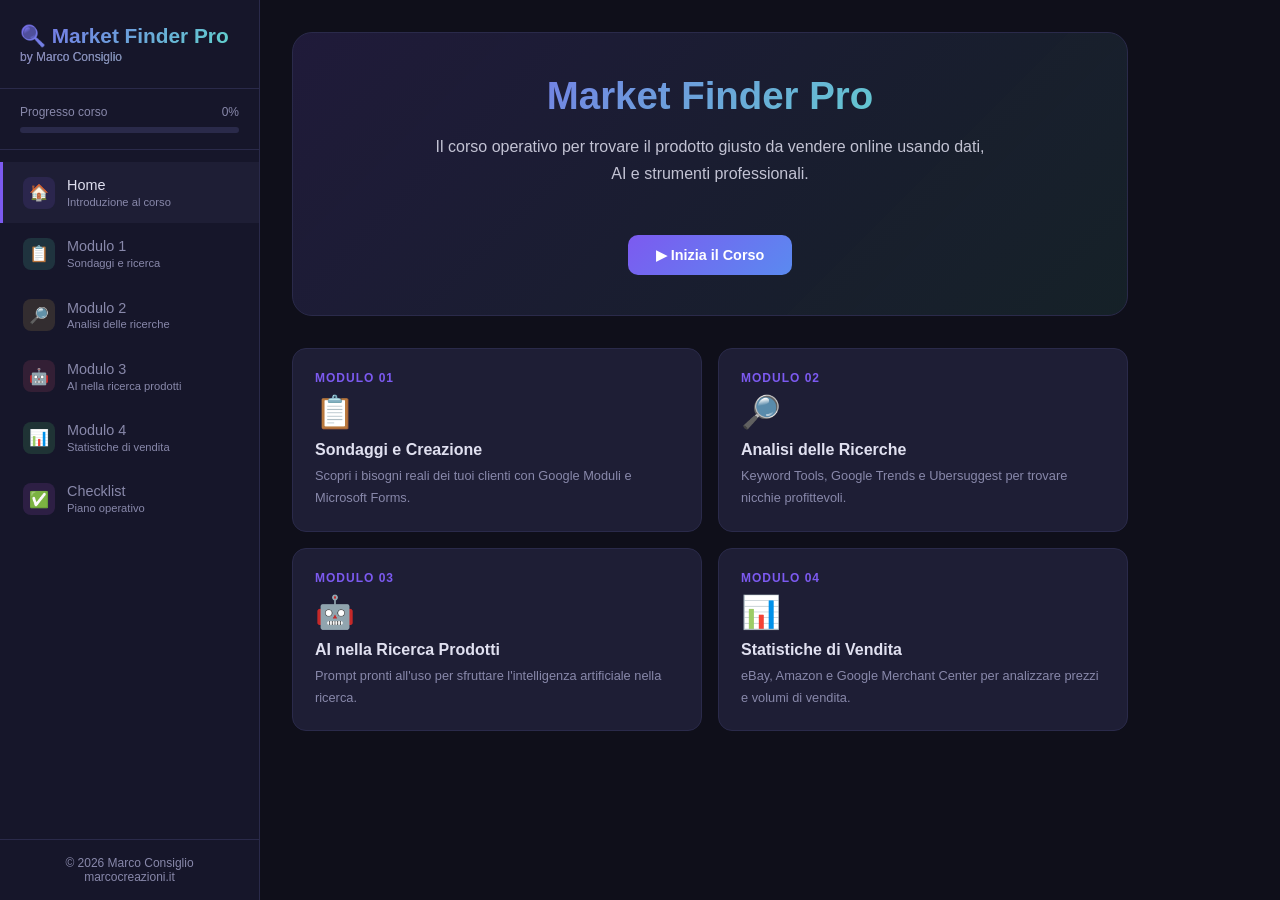
<file: market-finder-app/wwwroot/index.html>
<!DOCTYPE html>
<html lang="it">
<head>
  <meta charset="UTF-8">
  <meta name="viewport" content="width=device-width, initial-scale=1.0">
  <title>Market Finder Pro — Marco Consiglio</title>
  <link rel="stylesheet" href="assets/style.css">
</head>
<body>

<!-- ══════════════ SIDEBAR ══════════════ -->
<aside id="sidebar">
  <div class="logo">
    🔍 Market Finder Pro
    <span>by Marco Consiglio</span>
  </div>

  <div class="progress-wrap">
    <div class="progress-label">
      <span>Progresso corso</span>
      <span id="prog-label">0%</span>
    </div>
    <div class="progress-bar">
      <div class="progress-fill" id="prog-fill" style="width:0%"></div>
    </div>
  </div>

  <nav>
    <div class="nav-item active" data-nav="home" onclick="goTo('home')">
      <div class="nav-icon" style="background:#7c5af022">🏠</div>
      <div class="nav-title">Home<div class="nav-sub">Introduzione al corso</div></div>
    </div>
    <div class="nav-item" data-nav="mod1" onclick="goTo('mod1')">
      <div class="nav-icon" style="background:#5af0c422">📋</div>
      <div class="nav-title">Modulo 1<div class="nav-sub">Sondaggi e ricerca</div></div>
    </div>
    <div class="nav-item" data-nav="mod2" onclick="goTo('mod2')">
      <div class="nav-icon" style="background:#f0c45a22">🔎</div>
      <div class="nav-title">Modulo 2<div class="nav-sub">Analisi delle ricerche</div></div>
    </div>
    <div class="nav-item" data-nav="mod3" onclick="goTo('mod3')">
      <div class="nav-icon" style="background:#f05a7c22">🤖</div>
      <div class="nav-title">Modulo 3<div class="nav-sub">AI nella ricerca prodotti</div></div>
    </div>
    <div class="nav-item" data-nav="mod4" onclick="goTo('mod4')">
      <div class="nav-icon" style="background:#5af07c22">📊</div>
      <div class="nav-title">Modulo 4<div class="nav-sub">Statistiche di vendita</div></div>
    </div>
    <div class="nav-item" data-nav="checklist" onclick="goTo('checklist')">
      <div class="nav-icon" style="background:#c45af022">✅</div>
      <div class="nav-title">Checklist<div class="nav-sub">Piano operativo</div></div>
    </div>
  </nav>

  <div class="sidebar-footer">
    © 2026 Marco Consiglio<br>marcocreazioni.it
  </div>
</aside>

<!-- ══════════════ MAIN ══════════════ -->
<main id="main">

  <!-- ── HOME ── -->
  <section id="sec-home" class="section active">
    <div class="home-hero">
      <h1>Market Finder Pro</h1>
      <p class="intro-text">Il corso operativo per trovare il prodotto giusto da vendere online usando dati, AI e strumenti professionali.</p>
      <button class="btn-primary" onclick="goTo('mod1')">▶ Inizia il Corso</button>
    </div>

    <div class="modules-grid">
      <div class="module-card" onclick="goTo('mod1')">
        <div class="mc-num">MODULO 01</div>
        <div class="mc-icon">📋</div>
        <h3>Sondaggi e Creazione</h3>
        <p>Scopri i bisogni reali dei tuoi clienti con Google Moduli e Microsoft Forms.</p>
      </div>
      <div class="module-card" onclick="goTo('mod2')">
        <div class="mc-num">MODULO 02</div>
        <div class="mc-icon">🔎</div>
        <h3>Analisi delle Ricerche</h3>
        <p>Keyword Tools, Google Trends e Ubersuggest per trovare nicchie profittevoli.</p>
      </div>
      <div class="module-card" onclick="goTo('mod3')">
        <div class="mc-num">MODULO 03</div>
        <div class="mc-icon">🤖</div>
        <h3>AI nella Ricerca Prodotti</h3>
        <p>Prompt pronti all'uso per sfruttare l'intelligenza artificiale nella ricerca.</p>
      </div>
      <div class="module-card" onclick="goTo('mod4')">
        <div class="mc-num">MODULO 04</div>
        <div class="mc-icon">📊</div>
        <h3>Statistiche di Vendita</h3>
        <p>eBay, Amazon e Google Merchant Center per analizzare prezzi e volumi di vendita.</p>
      </div>
    </div>
  </section>

  <!-- ── MODULO 1 ── -->
  <section id="sec-mod1" class="section">
    <div class="section-header">
      <div class="badge">MODULO 01</div>
      <h1>📋 Sondaggi e Creazione</h1>
      <p class="intro-text">Prima di investire in un prodotto, chiedi direttamente al tuo pubblico. I sondaggi sono il modo più rapido per validare un'idea di mercato.</p>
    </div>

    <h2>🧰 Gli Strumenti</h2>
    <div class="grid">
      <div class="card">
        <div class="card-icon">📝</div>
        <h3>Google Moduli</h3>
        <p>Gratuito, integrabile con Google Sheets. Ideale per raccogliere dati da una lista email o community.</p>
      </div>
      <div class="card">
        <div class="card-icon">🗂️</div>
        <h3>Microsoft Forms</h3>
        <p>Incluso in Microsoft 365. Perfetto per chi usa già l'ecosistema Microsoft in azienda.</p>
      </div>
    </div>

    <h2>🔗 Accedi agli Strumenti</h2>
    <a class="tool-link" href="https://forms.google.com" target="_blank">
      <div class="tl-icon" style="background:#4285F422">📝</div>
      <div class="tl-info"><h4>Google Moduli</h4><p>forms.google.com — Crea sondaggi gratis</p></div>
      <div class="tl-arrow">↗</div>
    </a>
    <a class="tool-link" href="https://forms.microsoft.com" target="_blank">
      <div class="tl-icon" style="background:#0078d422">🗂️</div>
      <div class="tl-info"><h4>Microsoft Forms</h4><p>forms.microsoft.com — Incluso in M365</p></div>
      <div class="tl-arrow">↗</div>
    </a>

    <div class="section-divider"></div>
    <h2>✏️ Come Strutturare un Sondaggio Efficace</h2>
    <div class="grid">
      <div class="card">
        <div class="card-icon">1️⃣</div>
        <h3>Problema da risolvere</h3>
        <p>«Qual è la tua sfida più grande quando [situazione]?»</p>
      </div>
      <div class="card">
        <div class="card-icon">2️⃣</div>
        <h3>Soluzioni attuali</h3>
        <p>«Cosa usi oggi per risolvere questo problema?»</p>
      </div>
      <div class="card">
        <div class="card-icon">3️⃣</div>
        <h3>Disponibilità a pagare</h3>
        <p>«Quanto spenderesti per una soluzione ideale?»</p>
      </div>
      <div class="card">
        <div class="card-icon">4️⃣</div>
        <h3>Caratteristiche desiderate</h3>
        <p>«Cosa deve assolutamente avere il prodotto perfetto?»</p>
      </div>
    </div>

    <div class="section-divider"></div>
    <h2>🧠 Quiz di Verifica</h2>

    <div class="quiz-card">
      <div class="quiz-q">1. Qual è l'obiettivo principale di un sondaggio di mercato?</div>
      <div class="quiz-options">
        <div class="quiz-opt" data-ans="a" onclick="checkQuiz(this,'q1','b')">A) Aumentare i follower sui social</div>
        <div class="quiz-opt" data-ans="b" onclick="checkQuiz(this,'q1','b')">B) Validare un'idea di prodotto raccogliendo dati reali</div>
        <div class="quiz-opt" data-ans="c" onclick="checkQuiz(this,'q1','b')">C) Creare contenuti per il blog</div>
      </div>
      <div class="quiz-feedback" id="fb-q1"></div>
    </div>

    <div class="quiz-card">
      <div class="quiz-q">2. Quale domanda è più utile in un sondaggio di validazione?</div>
      <div class="quiz-options">
        <div class="quiz-opt" data-ans="a" onclick="checkQuiz(this,'q2','a')">A) «Quanto spenderesti per risolvere questo problema?»</div>
        <div class="quiz-opt" data-ans="b" onclick="checkQuiz(this,'q2','a')">B) «Ti piacerebbe un prodotto come questo?»</div>
        <div class="quiz-opt" data-ans="c" onclick="checkQuiz(this,'q2','a')">C) «Quanti anni hai?»</div>
      </div>
      <div class="quiz-feedback" id="fb-q2"></div>
    </div>

    <div class="nav-buttons">
      <button class="btn-outline" onclick="goTo('home')">← Home</button>
      <button class="btn-primary" onclick="completeAndGo('mod1','mod2')">Completato → Modulo 2</button>
    </div>
  </section>

  <!-- ── MODULO 2 ── -->
  <section id="sec-mod2" class="section">
    <div class="section-header">
      <div class="badge">MODULO 02</div>
      <h1>🔎 Analisi delle Ricerche</h1>
      <p class="intro-text">I dati di ricerca ti dicono cosa vogliono le persone <em>in questo momento</em>. Impara a usare i tool professionali per trovare nicchie profittevoli.</p>
    </div>

    <h2>🛠️ Strumenti di Analisi</h2>
    <a class="tool-link" href="https://keywordtool.io" target="_blank">
      <div class="tl-icon" style="background:#7c5af022">🔑</div>
      <div class="tl-info"><h4>Keyword Tool</h4><p>keywordtool.io — Ricerche da Google, Amazon, YouTube</p></div>
      <div class="tl-arrow">↗</div>
    </a>
    <a class="tool-link" href="https://trends.google.it" target="_blank">
      <div class="tl-icon" style="background:#4285F422">📈</div>
      <div class="tl-info"><h4>Google Trends</h4><p>trends.google.it — Tendenze di ricerca nel tempo</p></div>
      <div class="tl-arrow">↗</div>
    </a>
    <a class="tool-link" href="https://app.neilpatel.com/it/ubersuggest" target="_blank">
      <div class="tl-icon" style="background:#f05a7c22">🚀</div>
      <div class="tl-info"><h4>Ubersuggest</h4><p>neilpatel.com — Volume, difficoltà SEO, idee di contenuto</p></div>
      <div class="tl-arrow">↗</div>
    </a>

    <div class="section-divider"></div>
    <h2>📖 Come Interpretare i Dati</h2>
    <div class="grid">
      <div class="card">
        <div class="card-icon">📊</div>
        <h3>Volume di Ricerca</h3>
        <p>Quante persone cercano quella parola al mese. Oltre 1.000 ricerche/mese = mercato interessante.</p>
      </div>
      <div class="card">
        <div class="card-icon">💪</div>
        <h3>Difficoltà SEO (KD)</h3>
        <p>Da 0 a 100. Sotto 40 = nicchia aggredibile. Sopra 70 = mercato dominato da grandi brand.</p>
      </div>
      <div class="card">
        <div class="card-icon">📉</div>
        <h3>Tendenza (Trend)</h3>
        <p>Un prodotto in crescita su Google Trends ha più potenziale di uno stabile o in calo.</p>
      </div>
      <div class="card">
        <div class="card-icon">💰</div>
        <h3>CPC (Costo per Click)</h3>
        <p>CPC alto = gli inserzionisti ci guadagnano. Indica che il mercato è disposto a pagare.</p>
      </div>
    </div>

    <div class="highlight">
      <p>💡 <strong>Strategia vincente:</strong> Cerca parole chiave con volume medio (500–5.000/mese), KD basso (sotto 45) e CPC alto (sopra €0,80). Questa combinazione identifica nicchie profittevoli e non ancora saturate.</p>
    </div>

    <div class="section-divider"></div>
    <h2>🧠 Quiz di Verifica</h2>

    <div class="quiz-card">
      <div class="quiz-q">3. Un KD (Keyword Difficulty) di 35 indica che la nicchia è…</div>
      <div class="quiz-options">
        <div class="quiz-opt" data-ans="a" onclick="checkQuiz(this,'q3','a')">A) Aggredibile, con buone possibilità di posizionarsi</div>
        <div class="quiz-opt" data-ans="b" onclick="checkQuiz(this,'q3','a')">B) Troppo competitiva, meglio evitare</div>
        <div class="quiz-opt" data-ans="c" onclick="checkQuiz(this,'q3','a')">C) Irrilevante, non ci sono ricerche</div>
      </div>
      <div class="quiz-feedback" id="fb-q3"></div>
    </div>

    <div class="quiz-card">
      <div class="quiz-q">4. Perché un CPC alto è un buon segnale per una nicchia?</div>
      <div class="quiz-options">
        <div class="quiz-opt" data-ans="a" onclick="checkQuiz(this,'q4','c')">A) Significa che la parola chiave ha molte ricerche</div>
        <div class="quiz-opt" data-ans="b" onclick="checkQuiz(this,'q4','c')">B) Indica che il prodotto è facile da creare</div>
        <div class="quiz-opt" data-ans="c" onclick="checkQuiz(this,'q4','c')">C) Gli inserzionisti spendono perché ci guadagnano — il mercato è attivo</div>
      </div>
      <div class="quiz-feedback" id="fb-q4"></div>
    </div>

    <div class="nav-buttons">
      <button class="btn-outline" onclick="goTo('mod1')">← Modulo 1</button>
      <button class="btn-primary" onclick="completeAndGo('mod2','mod3')">Completato → Modulo 3</button>
    </div>
  </section>

  <!-- ── MODULO 3 ── -->
  <section id="sec-mod3" class="section">
    <div class="section-header">
      <div class="badge">MODULO 03</div>
      <h1>🤖 AI nella Ricerca Prodotti</h1>
      <p class="intro-text">L'intelligenza artificiale accelera ogni fase della ricerca di mercato. Ecco i prompt pronti da copiare e usare subito con ChatGPT, Claude o Gemini.</p>
    </div>

    <h2>📋 Prompt Pronti all'Uso</h2>
    <p>Clicca <strong>Copia Prompt</strong>, incollalo nella tua AI preferita e personalizza le parti tra [parentesi].</p>

    <div class="prompt-card">
      <div class="pc-label">🔍 Prompt 1 — Ricerca Nicchia</div>
      <div class="pc-text" id="p1">Sei un esperto di e-commerce e analisi di mercato. Analizza la nicchia "[inserisci categoria]" e dimmi:
1. I 5 sotto-segmenti più profittevoli nel 2026
2. I problemi principali che i clienti vogliono risolvere
3. Il profilo del cliente ideale (età, interessi, comportamento d'acquisto)
4. I 3 principali competitor e i loro punti deboli
5. Una opportunità di mercato non ancora sfruttata

Fornisci dati concreti e actionable, non risposte generiche.</div>
      <button class="copy-btn" onclick="copyPrompt('p1',this)">📋 Copia Prompt</button>
    </div>

    <div class="prompt-card">
      <div class="pc-label">⚔️ Prompt 2 — Analisi Concorrenza</div>
      <div class="pc-text" id="p2">Analizza i competitor nel mercato di "[prodotto/nicchia]" su Amazon e eBay Italia.
Per ciascuno identifica:
- Fascia di prezzo dominante
- Punti di forza nei titoli e nelle descrizioni
- Recensioni negative più comuni (cosa manca ai prodotti esistenti?)
- Gap di mercato che potrei colmare con un prodotto migliore

Concludi con: qual è il posizionamento ottimale per un nuovo entrante?</div>
      <button class="copy-btn" onclick="copyPrompt('p2',this)">📋 Copia Prompt</button>
    </div>

    <div class="prompt-card">
      <div class="pc-label">🗣️ Prompt 3 — Voce del Cliente</div>
      <div class="pc-text" id="p3">Simula 10 recensioni negative realistiche che i clienti potrebbero lasciare per un prodotto "[descrivi prodotto]" su Amazon.
Le recensioni devono:
- Riflettere frustrazioni autentiche e specifiche
- Menzionare problemi pratici d'uso quotidiano
- Suggerire implicitamente come il prodotto potrebbe migliorare
- Variare per tipo di utente (principiante, esperto, utilizzo casuale, professionale)

Poi dimmi: quali sono le 3 caratteristiche che un prodotto migliorato dovrebbe assolutamente avere?</div>
      <button class="copy-btn" onclick="copyPrompt('p3',this)">📋 Copia Prompt</button>
    </div>

    <div class="prompt-card">
      <div class="pc-label">📦 Prompt 4 — Valutazione Prodotto</div>
      <div class="pc-text" id="p4">Valuta la fattibilità commerciale di vendere "[prodotto specifico]" online in Italia nel 2026.
Analizza:
1. Dimensione stimata del mercato italiano
2. Stagionalità delle vendite (mesi migliori e peggiori)
3. Margini tipici nel settore (produzione/acquisto vs prezzo di vendita)
4. Canali di vendita consigliati (Amazon, proprio e-commerce, eBay, social commerce)
5. Rischi principali e come mitigarli
6. Punteggio di opportunità da 1 a 10 con motivazione

Sii onesto anche sugli aspetti negativi.</div>
      <button class="copy-btn" onclick="copyPrompt('p4',this)">📋 Copia Prompt</button>
    </div>

    <div class="prompt-card">
      <div class="pc-label">💰 Prompt 5 — Strategia di Prezzo</div>
      <div class="pc-text" id="p5">Aiutami a definire la strategia di prezzo ottimale per "[prodotto]" nel mercato italiano.
Il costo di acquisto/produzione è circa [€XX].
I competitor vendono tra [€XX] e [€XX].

Dimmi:
1. Il prezzo psicologico ottimale per massimizzare conversioni
2. Come posizionarmi: entry-level, mid-range o premium?
3. Una strategia di lancio (prezzo iniziale, promozioni, bundle)
4. Come comunicare il valore per giustificare il prezzo scelto
5. Quando e come alzare il prezzo una volta stabilita la brand awareness</div>
      <button class="copy-btn" onclick="copyPrompt('p5',this)">📋 Copia Prompt</button>
    </div>

    <div class="section-divider"></div>
    <h2>🧠 Quiz di Verifica</h2>

    <div class="quiz-card">
      <div class="quiz-q">5. Qual è il vantaggio principale di usare l'AI nella ricerca di mercato?</div>
      <div class="quiz-options">
        <div class="quiz-opt" data-ans="a" onclick="checkQuiz(this,'q5','b')">A) Sostituisce completamente la ricerca su Google</div>
        <div class="quiz-opt" data-ans="b" onclick="checkQuiz(this,'q5','b')">B) Accelera l'analisi e genera insight in pochi secondi, da approfondire con dati reali</div>
        <div class="quiz-opt" data-ans="c" onclick="checkQuiz(this,'q5','b')">C) Garantisce dati certi al 100% senza verifica</div>
      </div>
      <div class="quiz-feedback" id="fb-q5"></div>
    </div>

    <div class="nav-buttons">
      <button class="btn-outline" onclick="goTo('mod2')">← Modulo 2</button>
      <button class="btn-primary" onclick="completeAndGo('mod3','mod4')">Completato → Modulo 4</button>
    </div>
  </section>

  <!-- ── MODULO 4 ── -->
  <section id="sec-mod4" class="section">
    <div class="section-header">
      <div class="badge">MODULO 04</div>
      <h1>📊 Statistiche di Vendita</h1>
      <p class="intro-text">I dati reali di vendita ti dicono quali prodotti si vendono, a che prezzo e in quali volumi. Ecco come leggere le piattaforme di vendita come un professionista.</p>
    </div>

    <div class="stat-platform">
      <div class="sp-header">
        <div class="sp-icon" style="background:#E53935">🛒</div>
        <div class="sp-title">
          <h3>eBay Seller — Cosa vendono gli altri</h3>
          <p>Analisi delle inserzioni attive e vendute su eBay Italia</p>
        </div>
      </div>
      <ul class="steps-list">
        <li><div class="step-num">1</div>Vai su ebay.it e cerca il prodotto nella barra di ricerca</li>
        <li><div class="step-num">2</div>Nel menu laterale, seleziona <strong>«Oggetti venduti»</strong> per vedere i prezzi reali di mercato</li>
        <li><div class="step-num">3</div>Analizza: prezzo medio, numero di vendite, condizione del prodotto (nuovo/usato)</li>
        <li><div class="step-num">4</div>Confronta con le inserzioni attive per capire la concorrenza attuale</li>
        <li><div class="step-num">5</div>Usa Terapeak (strumento interno eBay) per dati storici e trend</li>
      </ul>
      <a class="tool-link" style="margin-top:12px" href="https://www.ebay.it/sh/research" target="_blank">
        <div class="tl-icon" style="background:#E5393522">📊</div>
        <div class="tl-info"><h4>eBay Seller Hub — Research</h4><p>Accedi con account venditore</p></div>
        <div class="tl-arrow">↗</div>
      </a>
    </div>

    <div class="stat-platform">
      <div class="sp-header">
        <div class="sp-icon" style="background:#FF9900">📦</div>
        <div class="sp-title">
          <h3>Amazon Seller — Dati di mercato</h3>
          <p>Best Seller Rank e strumenti per analizzare volumi su Amazon</p>
        </div>
      </div>
      <ul class="steps-list">
        <li><div class="step-num">1</div>Cerca il prodotto su Amazon.it e apri la scheda di un articolo simile</li>
        <li><div class="step-num">2</div>Scorri fino a <strong>«Informazioni aggiuntive»</strong> — trova il <strong>Best Seller Rank (BSR)</strong></li>
        <li><div class="step-num">3</div>BSR sotto 50.000 nella categoria = si vende ogni giorno. Sotto 10.000 = molto richiesto</li>
        <li><div class="step-num">4</div>Usa <strong>Jungle Scout</strong> o <strong>Helium 10</strong> per stime di vendita mensile</li>
        <li><div class="step-num">5</div>Analizza le recensioni: i problemi segnalati = opportunità per il tuo prodotto migliore</li>
      </ul>
      <a class="tool-link" style="margin-top:12px" href="https://www.junglescout.com" target="_blank">
        <div class="tl-icon" style="background:#FF990022">🌿</div>
        <div class="tl-info"><h4>Jungle Scout</h4><p>Stime di vendita e analisi Amazon</p></div>
        <div class="tl-arrow">↗</div>
      </a>
    </div>

    <div class="stat-platform">
      <div class="sp-header">
        <div class="sp-icon" style="background:#4285F4">🛍️</div>
        <div class="sp-title">
          <h3>Google Merchant Center — Prezzi e Shopping</h3>
          <p>Analisi dei prezzi nel Google Shopping per benchmark di mercato</p>
        </div>
      </div>
      <ul class="steps-list">
        <li><div class="step-num">1</div>Vai su <strong>google.it/shopping</strong> e cerca il prodotto che vuoi analizzare</li>
        <li><div class="step-num">2</div>Osserva la fascia di prezzo dominante e i brand più visibili</li>
        <li><div class="step-num">3</div>Clicca su <strong>«Vedi tutti i negozi»</strong> per confrontare prezzi e merchant</li>
        <li><div class="step-num">4</div>Nel Merchant Center (se hai un account), usa il <strong>Price Insights</strong> per capire il tuo posizionamento</li>
        <li><div class="step-num">5</div>Controlla quali annunci Shopping appaiono: indicano chi sta investendo in pubblicità</li>
      </ul>
      <a class="tool-link" style="margin-top:12px" href="https://merchants.google.com" target="_blank">
        <div class="tl-icon" style="background:#4285F422">🛒</div>
        <div class="tl-info"><h4>Google Merchant Center</h4><p>merchants.google.com — Gestione feed prodotti</p></div>
        <div class="tl-arrow">↗</div>
      </a>
    </div>

    <div class="section-divider"></div>
    <h2>🧠 Quiz di Verifica</h2>

    <div class="quiz-card">
      <div class="quiz-q">6. Su Amazon, un Best Seller Rank (BSR) di 8.000 in una categoria indica che il prodotto…</div>
      <div class="quiz-options">
        <div class="quiz-opt" data-ans="a" onclick="checkQuiz(this,'q6','a')">A) È molto richiesto e si vende con alta frequenza ogni giorno</div>
        <div class="quiz-opt" data-ans="b" onclick="checkQuiz(this,'q6','a')">B) È poco venduto e ha scarso interesse</div>
        <div class="quiz-opt" data-ans="c" onclick="checkQuiz(this,'q6','a')">C) Ha un prezzo troppo alto rispetto alla concorrenza</div>
      </div>
      <div class="quiz-feedback" id="fb-q6"></div>
    </div>

    <div class="quiz-card">
      <div class="quiz-q">7. Perché leggere le recensioni negative dei prodotti concorrenti su Amazon è utile?</div>
      <div class="quiz-options">
        <div class="quiz-opt" data-ans="a" onclick="checkQuiz(this,'q7','c')">A) Per copiare le descrizioni dei prodotti dei competitor</div>
        <div class="quiz-opt" data-ans="b" onclick="checkQuiz(this,'q7','c')">B) Per capire a quale prezzo vendono i competitor</div>
        <div class="quiz-opt" data-ans="c" onclick="checkQuiz(this,'q7','c')">C) Per scoprire i problemi irrisolti = opportunità per creare un prodotto migliore</div>
      </div>
      <div class="quiz-feedback" id="fb-q7"></div>
    </div>

    <div class="nav-buttons">
      <button class="btn-outline" onclick="goTo('mod3')">← Modulo 3</button>
      <button class="btn-primary" onclick="completeAndGo('mod4','checklist')">Completato → Checklist Finale</button>
    </div>
  </section>

  <!-- ── CHECKLIST ── -->
  <section id="sec-checklist" class="section">
    <div class="section-header">
      <div class="badge">PIANO OPERATIVO</div>
      <h1>✅ Checklist Market Finder</h1>
      <p class="intro-text">Il tuo piano d'azione completo per trovare e validare il prodotto da vendere online. Spunta ogni voce man mano che la completi.</p>
    </div>

    <div class="card" style="margin-bottom:16px">
      <h2>📋 Fase 1 — Definisci il Mercato</h2>
      <div class="checklist-item">
        <input type="checkbox" id="c1">
        <label for="c1">Scegli 3 nicchie di interesse
          <span>Es. accessori fitness, cucina naturale, produttività per freelance</span>
        </label>
      </div>
      <div class="checklist-item">
        <input type="checkbox" id="c2">
        <label for="c2">Crea un sondaggio con Google Moduli o Microsoft Forms
          <span>Minimo 5 domande sui bisogni, problemi e disponibilità a pagare</span>
        </label>
      </div>
      <div class="checklist-item">
        <input type="checkbox" id="c3">
        <label for="c3">Raccogli almeno 20 risposte al sondaggio
          <span>Condividi su gruppi Facebook, LinkedIn, community di settore</span>
        </label>
      </div>
      <div class="checklist-item">
        <input type="checkbox" id="c4">
        <label for="c4">Analizza le risposte e identifica il problema principale
          <span>La risposta più frequente è il tuo punto di partenza</span>
        </label>
      </div>
    </div>

    <div class="card" style="margin-bottom:16px">
      <h2>🔎 Fase 2 — Analizza le Ricerche</h2>
      <div class="checklist-item">
        <input type="checkbox" id="c5">
        <label for="c5">Cerca le parole chiave principali su Ubersuggest
          <span>Punta a volume 500–5.000/mese e KD sotto 45</span>
        </label>
      </div>
      <div class="checklist-item">
        <input type="checkbox" id="c6">
        <label for="c6">Verifica il trend su Google Trends (ultimi 12 mesi)
          <span>Mercato stabile o in crescita = sì; in forte calo = evita</span>
        </label>
      </div>
      <div class="checklist-item">
        <input type="checkbox" id="c7">
        <label for="c7">Trova 5 parole chiave long-tail correlate con Keyword Tool
          <span>Le long-tail hanno meno concorrenza e conversioni più alte</span>
        </label>
      </div>
    </div>

    <div class="card" style="margin-bottom:16px">
      <h2>🤖 Fase 3 — Ricerca con AI</h2>
      <div class="checklist-item">
        <input type="checkbox" id="c8">
        <label for="c8">Usa il Prompt 1 (Ricerca Nicchia) su ChatGPT / Claude
          <span>Personalizza con la tua nicchia specifica</span>
        </label>
      </div>
      <div class="checklist-item">
        <input type="checkbox" id="c9">
        <label for="c9">Usa il Prompt 2 (Analisi Concorrenza) per mappare i competitor
          <span>Identifica almeno 3 competitor e i loro punti deboli</span>
        </label>
      </div>
      <div class="checklist-item">
        <input type="checkbox" id="c10">
        <label for="c10">Usa il Prompt 4 (Valutazione Prodotto) per stimare la fattibilità
          <span>Richiedi punteggio di opportunità e analisi dei rischi</span>
        </label>
      </div>
    </div>

    <div class="card" style="margin-bottom:24px">
      <h2>📊 Fase 4 — Verifica con Dati Reali</h2>
      <div class="checklist-item">
        <input type="checkbox" id="c11">
        <label for="c11">Analizza i prodotti venduti su eBay (filtro «Oggetti venduti»)
          <span>Verifica prezzi reali e frequenza di vendita</span>
        </label>
      </div>
      <div class="checklist-item">
        <input type="checkbox" id="c12">
        <label for="c12">Controlla il Best Seller Rank su Amazon per prodotti simili
          <span>BSR sotto 50.000 = mercato attivo. Leggi le recensioni negative</span>
        </label>
      </div>
      <div class="checklist-item">
        <input type="checkbox" id="c13">
        <label for="c13">Verifica prezzi e concorrenti su Google Shopping
          <span>Analizza la fascia di prezzo dominante e il posizionamento ottimale</span>
        </label>
      </div>
    </div>

    <div style="display:flex;gap:12px;flex-wrap:wrap">
      <button class="btn-primary" onclick="downloadChecklist()">⬇️ Scarica Checklist (.txt)</button>
      <button class="btn-outline" onclick="resetChecklist()">🔄 Reset</button>
      <button class="btn-outline" onclick="goTo('home')">🏠 Torna alla Home</button>
    </div>
  </section>

</main>

<script src="assets/app.js"></script>
</body>
</html>
</file>
<file: market-finder-app/wwwroot/assets/style.css>
/* ============================================
   Market Finder Pro — style.css
   Marco Consiglio · marcocreazioni.it · 2026
   ============================================ */

*{margin:0;padding:0;box-sizing:border-box}
:root{
  --bg:#0f0f1a;
  --sidebar:#16162a;
  --card:#1e1e35;
  --card2:#252540;
  --accent:#7c5af0;
  --accent2:#5af0c4;
  --text:#e0e0f0;
  --muted:#8888aa;
  --border:#2a2a4a;
  --success:#5af0c4;
  --warning:#f0c45a;
  --danger:#f05a7c;
}

body{
  font-family:'Segoe UI',sans-serif;
  background:var(--bg);
  color:var(--text);
  display:flex;
  min-height:100vh;
  overflow-x:hidden;
}

/* ── SIDEBAR ── */
#sidebar{
  width:260px;min-height:100vh;
  background:var(--sidebar);
  border-right:1px solid var(--border);
  display:flex;flex-direction:column;
  position:fixed;left:0;top:0;z-index:100;
}
.logo{
  padding:24px 20px;
  background:linear-gradient(135deg,var(--accent),var(--accent2));
  -webkit-background-clip:text;-webkit-text-fill-color:transparent;
  font-size:1.3rem;font-weight:800;
  border-bottom:1px solid var(--border);
}
.logo span{display:block;font-size:.75rem;font-weight:400;-webkit-text-fill-color:var(--muted);margin-top:2px}
.progress-wrap{padding:16px 20px;border-bottom:1px solid var(--border)}
.progress-label{font-size:.75rem;color:var(--muted);margin-bottom:8px;display:flex;justify-content:space-between}
.progress-bar{height:6px;background:var(--border);border-radius:99px;overflow:hidden}
.progress-fill{height:100%;background:linear-gradient(90deg,var(--accent),var(--accent2));border-radius:99px;transition:width .5s ease}
nav{flex:1;padding:12px 0;overflow-y:auto}
.nav-item{
  display:flex;align-items:center;gap:12px;
  padding:14px 20px;cursor:pointer;
  border-left:3px solid transparent;
  transition:all .2s;color:var(--muted);font-size:.9rem;
}
.nav-item:hover{background:var(--card);color:var(--text)}
.nav-item.active{border-left-color:var(--accent);background:var(--card);color:var(--text)}
.nav-item.done .nav-icon{background:var(--success)!important;color:#000!important}
.nav-icon{
  width:32px;height:32px;border-radius:8px;
  display:flex;align-items:center;justify-content:center;
  font-size:1rem;background:var(--card2);flex-shrink:0;
}
.nav-title{line-height:1.3}
.nav-sub{font-size:.7rem;color:var(--muted)}
.sidebar-footer{padding:16px 20px;border-top:1px solid var(--border);font-size:.75rem;color:var(--muted);text-align:center}

/* ── MAIN ── */
#main{margin-left:260px;flex:1;padding:32px;max-width:900px}
.section{display:none;animation:fadeIn .4s ease}
.section.active{display:block}
@keyframes fadeIn{from{opacity:0;transform:translateY(12px)}to{opacity:1;transform:translateY(0)}}
.section-header{margin-bottom:28px}
.badge{
  display:inline-block;
  background:linear-gradient(135deg,var(--accent),var(--accent2));
  color:#fff;font-size:.7rem;font-weight:700;
  padding:4px 12px;border-radius:99px;margin-bottom:12px;letter-spacing:.5px;
}
h1{font-size:2rem;font-weight:800;line-height:1.2;margin-bottom:10px}
h2{font-size:1.3rem;font-weight:700;margin-bottom:16px;color:var(--accent2)}
h3{font-size:1rem;font-weight:700;margin-bottom:10px;color:var(--text)}
p{color:var(--muted);line-height:1.7;margin-bottom:12px;font-size:.9rem}
.intro-text{font-size:1.05rem;color:var(--text);opacity:.85}

/* ── CARDS ── */
.grid{display:grid;grid-template-columns:1fr 1fr;gap:16px;margin-bottom:24px}
.grid-3{grid-template-columns:1fr 1fr 1fr}
.card{
  background:var(--card);border:1px solid var(--border);
  border-radius:14px;padding:20px;transition:border-color .2s;
}
.card:hover{border-color:var(--accent)}
.card-icon{font-size:1.8rem;margin-bottom:10px}
.card h3{font-size:.95rem;margin-bottom:6px}
.card p{font-size:.82rem;margin-bottom:0}

/* ── TOOL LINKS ── */
.tool-link{
  display:flex;align-items:center;gap:12px;
  background:var(--card);border:1px solid var(--border);
  border-radius:10px;padding:14px 16px;margin-bottom:10px;
  text-decoration:none;color:var(--text);transition:all .2s;cursor:pointer;
}
.tool-link:hover{border-color:var(--accent);background:var(--card2);transform:translateX(4px)}
.tool-link .tl-icon{width:40px;height:40px;border-radius:10px;display:flex;align-items:center;justify-content:center;font-size:1.3rem;flex-shrink:0}
.tool-link .tl-info h4{font-size:.9rem;font-weight:700;margin-bottom:2px}
.tool-link .tl-info p{font-size:.78rem;color:var(--muted);margin:0}
.tool-link .tl-arrow{margin-left:auto;color:var(--muted);font-size:1.2rem}

/* ── PROMPT CARDS ── */
.prompt-card{background:var(--card);border:1px solid var(--border);border-radius:12px;padding:18px;margin-bottom:14px}
.prompt-card .pc-label{font-size:.72rem;font-weight:700;color:var(--accent2);letter-spacing:.5px;margin-bottom:8px;text-transform:uppercase}
.prompt-card .pc-text{
  background:var(--card2);border-radius:8px;padding:12px 14px;
  font-size:.85rem;color:var(--text);line-height:1.6;
  border-left:3px solid var(--accent);font-family:monospace;white-space:pre-wrap;
}
.copy-btn{
  display:inline-flex;align-items:center;gap:6px;margin-top:10px;
  background:var(--accent);color:#fff;border:none;
  border-radius:8px;padding:7px 14px;font-size:.8rem;cursor:pointer;transition:opacity .2s;
}
.copy-btn:hover{opacity:.85}
.copy-btn.copied{background:var(--success);color:#000}

/* ── QUIZ ── */
.quiz-card{background:var(--card);border:1px solid var(--border);border-radius:14px;padding:24px;margin-bottom:16px}
.quiz-q{font-weight:700;margin-bottom:16px;font-size:.95rem}
.quiz-options{display:flex;flex-direction:column;gap:8px}
.quiz-opt{
  background:var(--card2);border:1px solid var(--border);
  border-radius:8px;padding:12px 16px;cursor:pointer;font-size:.88rem;transition:all .2s;
}
.quiz-opt:hover{border-color:var(--accent);background:var(--card)}
.quiz-opt.correct{border-color:var(--success);background:rgba(90,240,196,.1);color:var(--success)}
.quiz-opt.wrong{border-color:var(--danger);background:rgba(240,90,124,.1);color:var(--danger)}
.quiz-feedback{margin-top:12px;font-size:.85rem;padding:10px 14px;border-radius:8px;display:none}
.quiz-feedback.show{display:block}
.quiz-feedback.ok{background:rgba(90,240,196,.1);color:var(--success);border:1px solid var(--success)}
.quiz-feedback.ko{background:rgba(240,90,124,.1);color:var(--danger);border:1px solid var(--danger)}

/* ── CHECKLIST ── */
.checklist-item{display:flex;align-items:flex-start;gap:12px;padding:12px 0;border-bottom:1px solid var(--border)}
.checklist-item:last-child{border-bottom:none}
.checklist-item input[type=checkbox]{width:18px;height:18px;accent-color:var(--accent);margin-top:2px;cursor:pointer;flex-shrink:0}
.checklist-item label{font-size:.88rem;cursor:pointer;line-height:1.5}
.checklist-item label span{display:block;font-size:.75rem;color:var(--muted);margin-top:2px}

/* ── STATISTICHE ── */
.stat-platform{background:var(--card);border:1px solid var(--border);border-radius:14px;padding:22px;margin-bottom:16px}
.stat-platform .sp-header{display:flex;align-items:center;gap:12px;margin-bottom:16px}
.sp-icon{width:44px;height:44px;border-radius:10px;display:flex;align-items:center;justify-content:center;font-size:1.4rem}
.sp-title h3{font-size:1rem;font-weight:700;margin-bottom:2px}
.sp-title p{font-size:.78rem;color:var(--muted);margin:0}
.steps-list{list-style:none}
.steps-list li{display:flex;gap:12px;padding:8px 0;font-size:.85rem;color:var(--muted);border-bottom:1px solid var(--border)}
.steps-list li:last-child{border-bottom:none}
.step-num{
  width:22px;height:22px;background:var(--accent);border-radius:50%;
  display:flex;align-items:center;justify-content:center;
  font-size:.7rem;font-weight:700;color:#fff;flex-shrink:0;margin-top:1px;
}

/* ── BUTTONS ── */
.btn-primary{
  background:linear-gradient(135deg,var(--accent),#5a8af0);
  color:#fff;border:none;border-radius:10px;
  padding:12px 28px;font-size:.9rem;font-weight:700;
  cursor:pointer;transition:opacity .2s;margin-top:24px;
}
.btn-primary:hover{opacity:.85}
.btn-outline{
  background:transparent;color:var(--accent);border:1px solid var(--accent);
  border-radius:10px;padding:10px 22px;font-size:.85rem;font-weight:600;
  cursor:pointer;transition:all .2s;margin-top:12px;margin-right:10px;
}
.btn-outline:hover{background:var(--accent);color:#fff}
.nav-buttons{display:flex;justify-content:space-between;margin-top:32px;padding-top:20px;border-top:1px solid var(--border)}

/* ── HOME ── */
.home-hero{
  background:linear-gradient(135deg,rgba(124,90,240,.15),rgba(90,240,196,.08));
  border:1px solid var(--border);border-radius:20px;padding:40px;
  text-align:center;margin-bottom:32px;
}
.home-hero h1{
  font-size:2.4rem;margin-bottom:14px;
  background:linear-gradient(135deg,var(--accent),var(--accent2));
  -webkit-background-clip:text;-webkit-text-fill-color:transparent;
}
.home-hero p{font-size:1rem;max-width:560px;margin:0 auto 24px}
.modules-grid{display:grid;grid-template-columns:1fr 1fr;gap:16px;margin-bottom:32px}
.module-card{
  background:var(--card);border:1px solid var(--border);
  border-radius:14px;padding:22px;cursor:pointer;transition:all .2s;
}
.module-card:hover{border-color:var(--accent);transform:translateY(-3px)}
.module-card .mc-num{font-size:.75rem;font-weight:700;color:var(--accent);letter-spacing:1px;margin-bottom:8px}
.module-card .mc-icon{font-size:2rem;margin-bottom:10px}
.module-card h3{font-size:1rem;margin-bottom:6px}
.module-card p{font-size:.8rem;margin:0}

/* ── MISC ── */
.tag{display:inline-block;background:var(--card2);border:1px solid var(--border);border-radius:6px;padding:3px 10px;font-size:.75rem;color:var(--accent2);margin:3px}
.section-divider{height:1px;background:var(--border);margin:28px 0}
.highlight{background:rgba(124,90,240,.1);border:1px solid rgba(124,90,240,.3);border-radius:10px;padding:16px;margin-bottom:16px}
.highlight p{margin:0;color:var(--text);font-size:.88rem}
.highlight strong{color:var(--accent2)}

/* ── RESPONSIVE ── */
@media(max-width:768px){
  #sidebar{transform:translateX(-100%)}
  #main{margin-left:0;padding:20px}
  .grid,.modules-grid{grid-template-columns:1fr}
}
</file>
